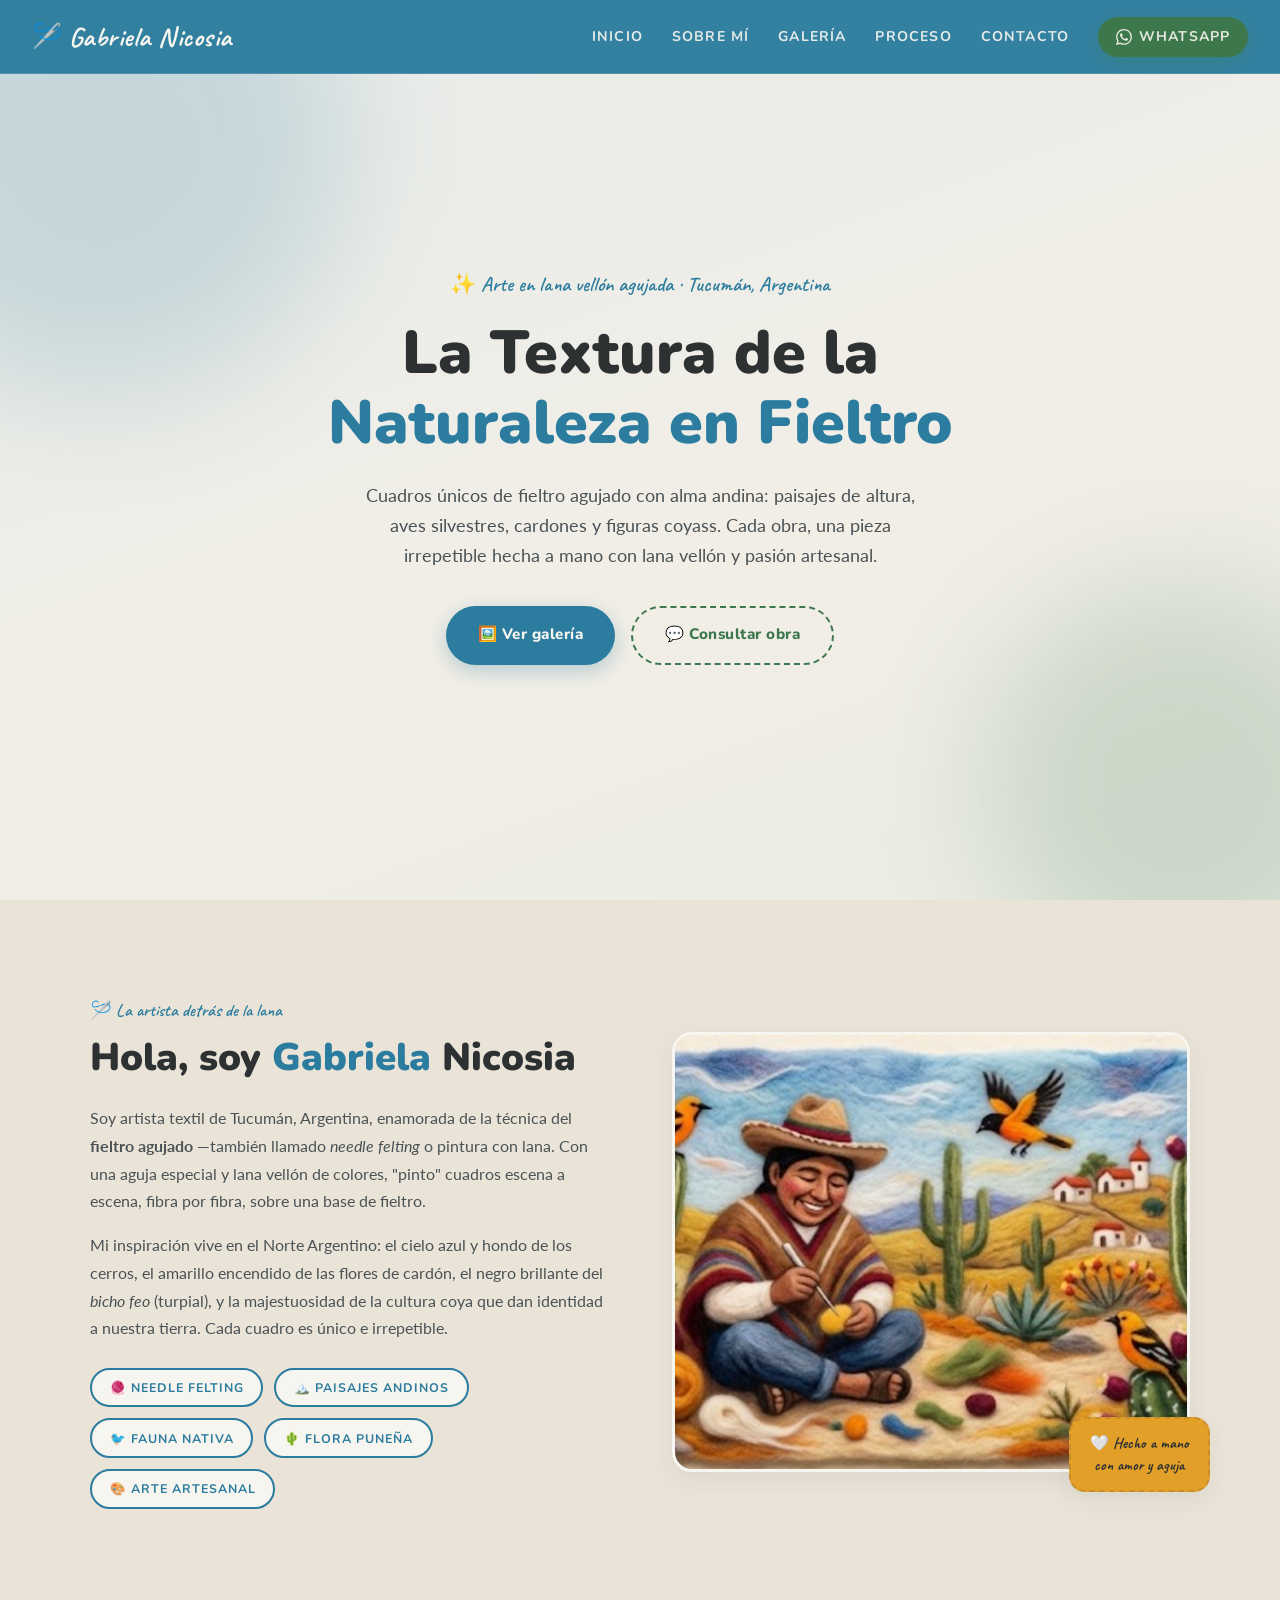
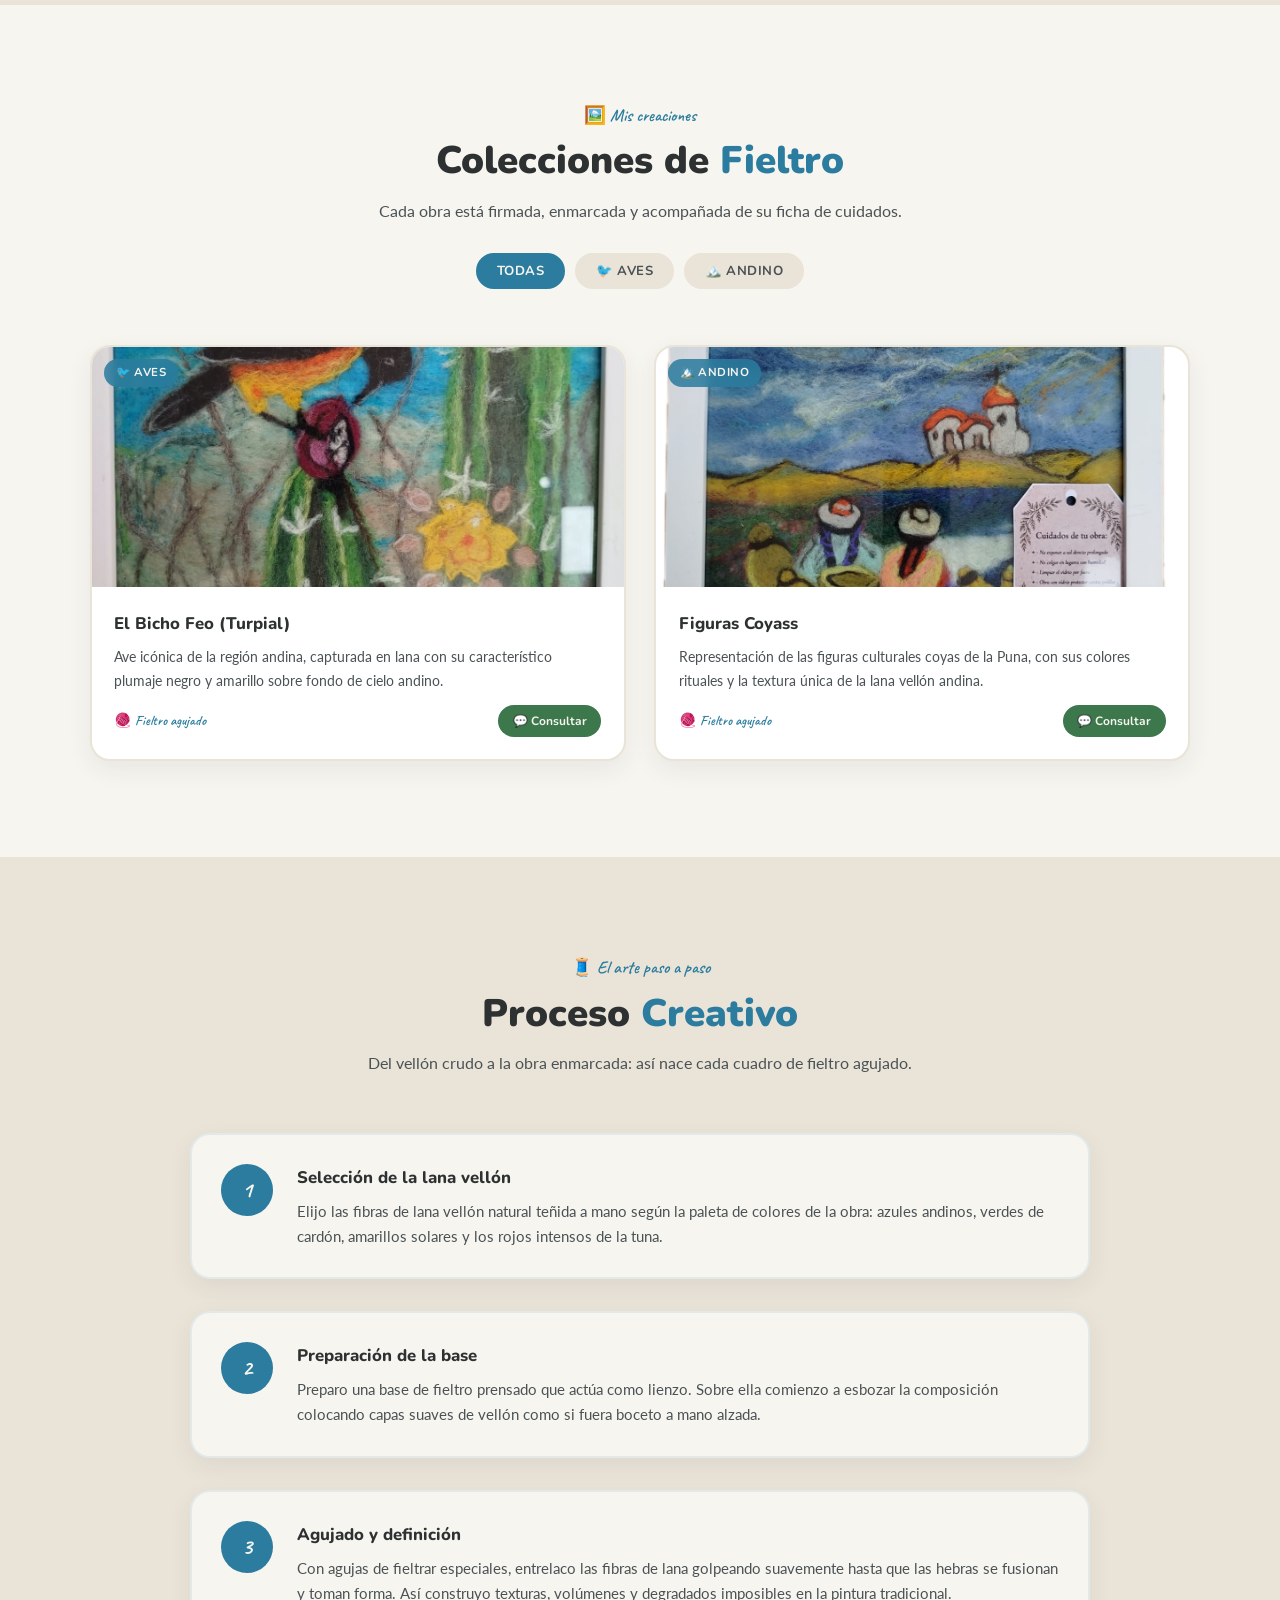
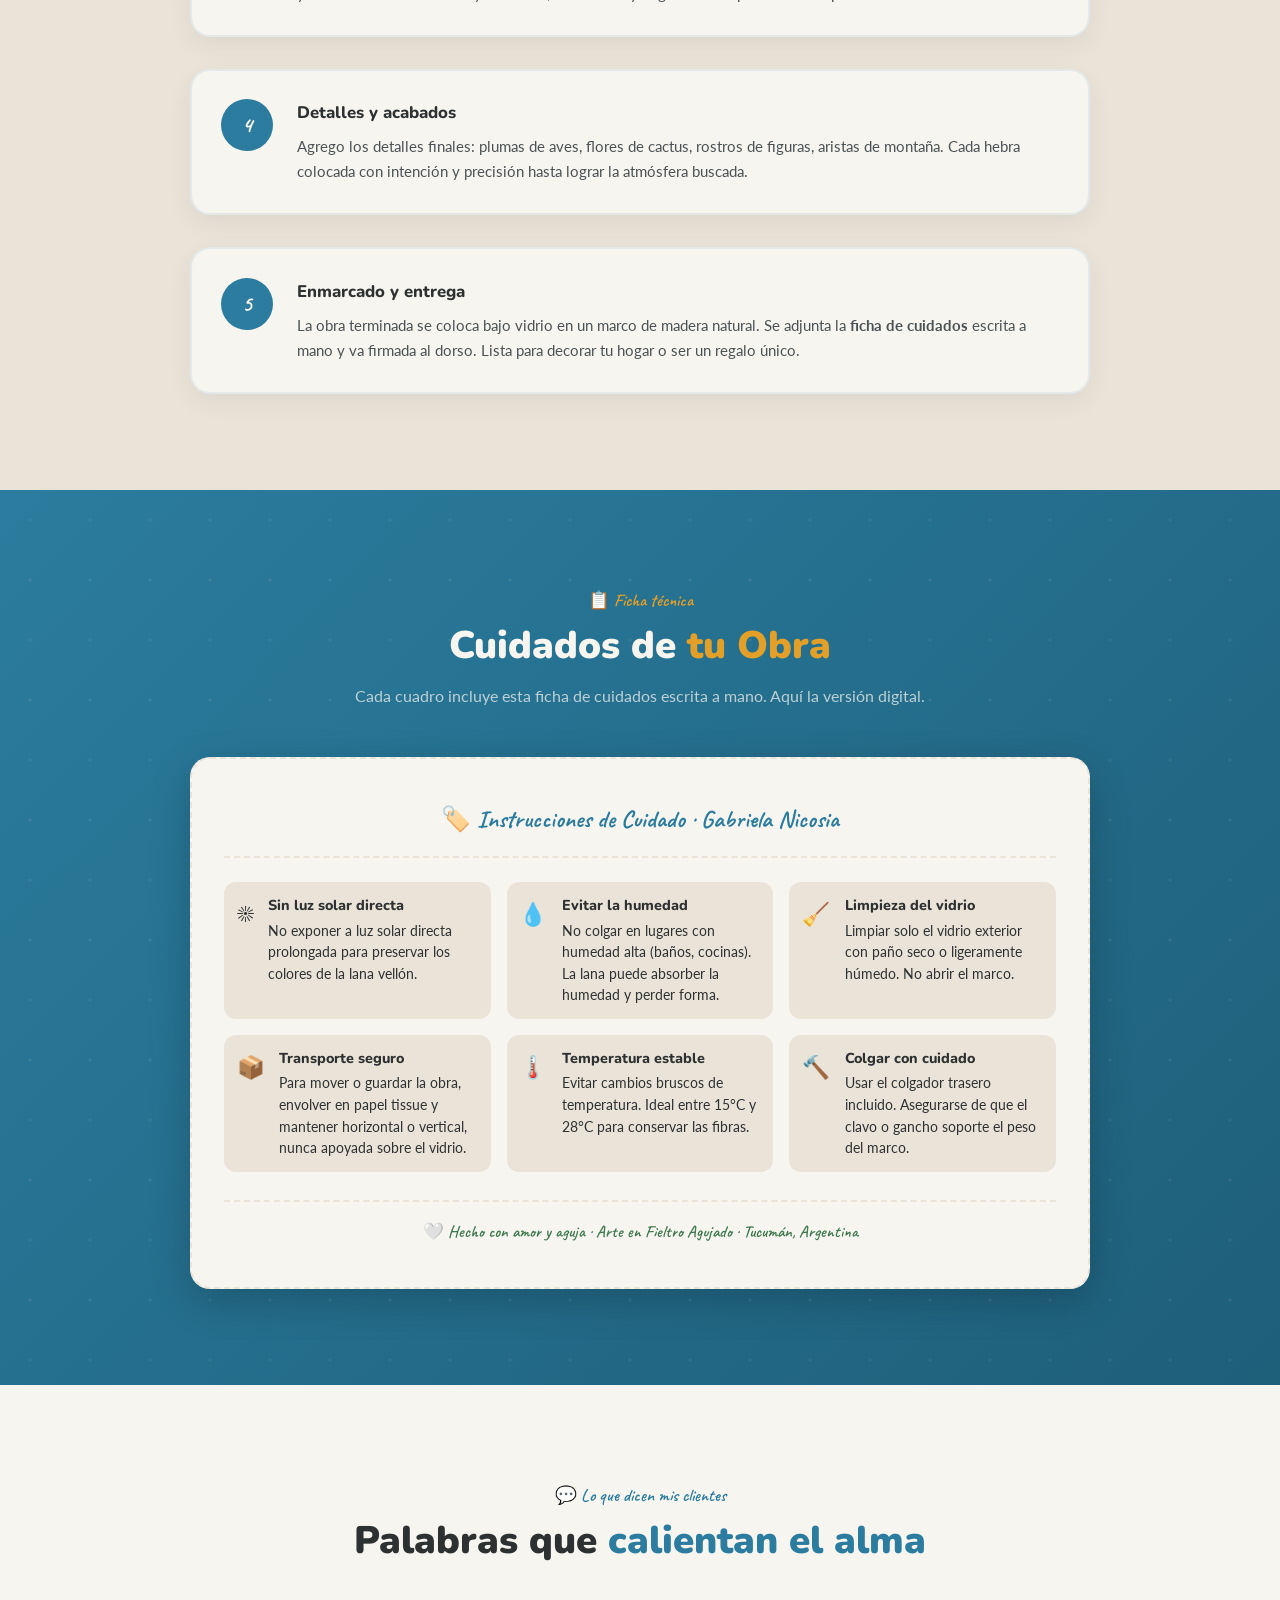
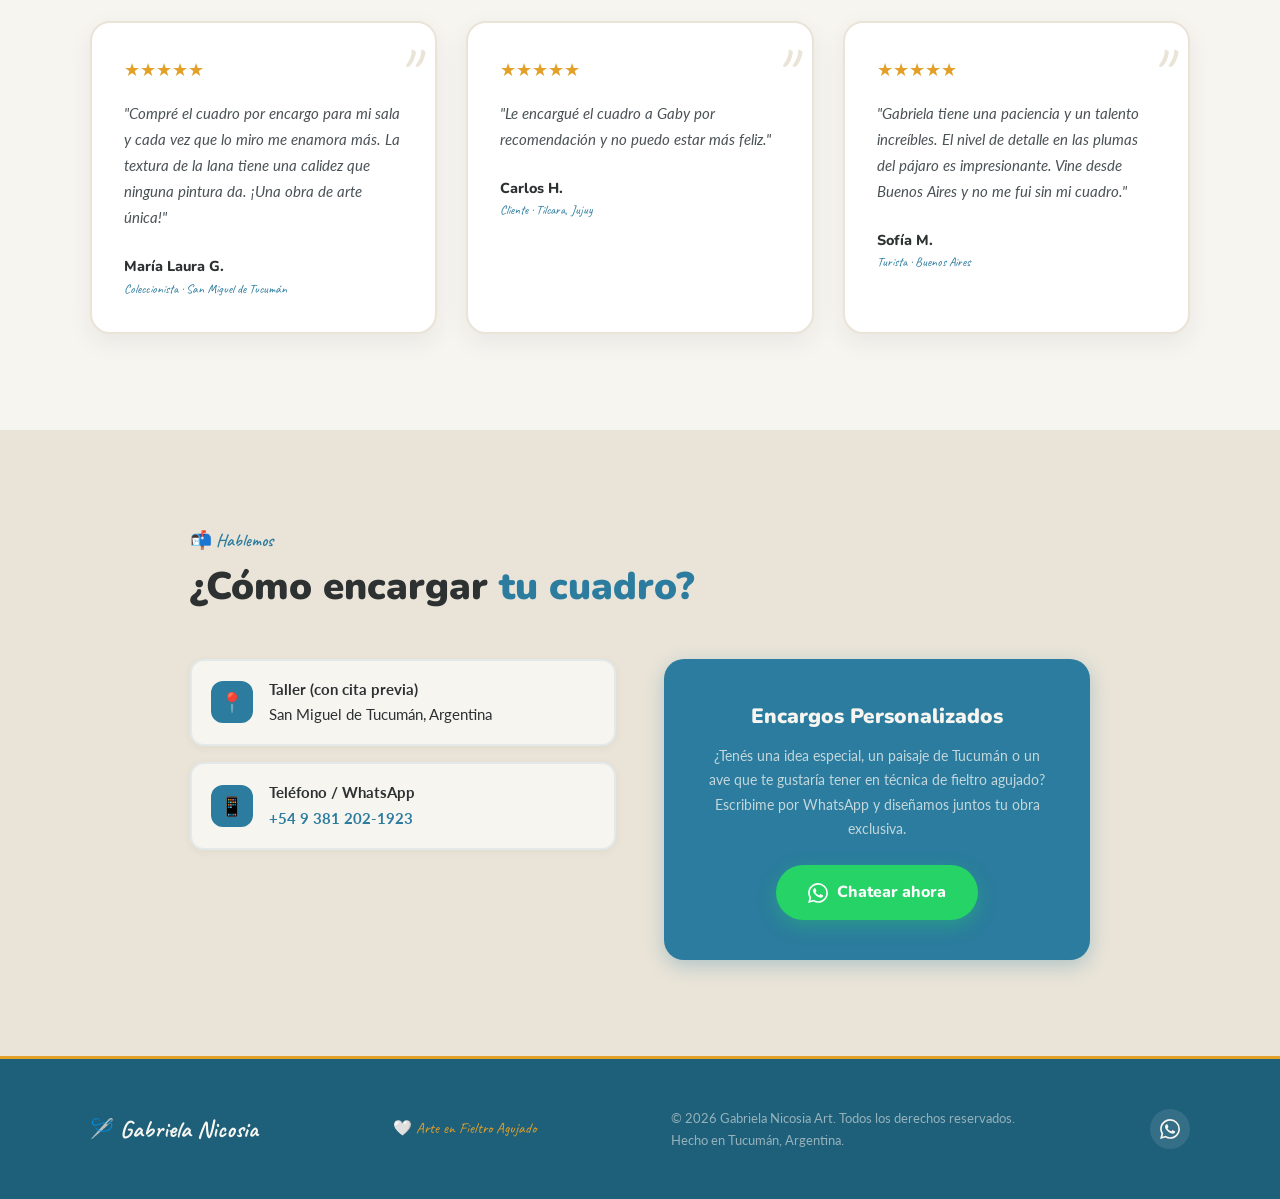
<file: index.html>
<!DOCTYPE html>
<html lang="es">

<head>
  <meta charset="UTF-8">
  <meta name="viewport" content="width=device-width, initial-scale=1.0">
  <meta name="description" content="Gabriela Nicosia - Arte en Fieltro Agujado. Cuadros únicos de fieltro con alma andina: paisajes, fauna y flora.">
  <meta name="theme-color" content="#2B7C9E">
  <title>Gabriela Nicosia | Arte en Fieltro Agujado</title>
  <link rel="icon" href="data:image/svg+xml,<svg xmlns='http://www.w3.org/2000/svg' viewBox='0 0 100 100'><text y='.9em' font-size='90'>🪡</text></svg>">

  <!-- Google Fonts import is handled in CSS -->

  <!-- Styles -->
  <link rel="stylesheet" href="css/style.css">
</head>

<body>
<section class="intro" id="intro" aria-label="Cargando">
  <div class="intro__aguja" role="img" aria-label="ovillo de lana">🧶</div>
  <div class="intro__logo">Gabriela Nicosia</div>
</section>

<header class="header" id="header">
  <a href="#inicio" class="header__logo">
    <span class="header__logo-icon">🪡</span>
    Gabriela Nicosia
  </a>

  <nav class="header__nav" aria-label="Navegación principal">
    <a href="#inicio">Inicio</a>
    <a href="#nosotros">Sobre mí</a>
    <a href="#galeria">Galería</a>
    <a href="#proceso">Proceso</a>
    <a href="#contacto">Contacto</a>
    <a href="https://wa.me/5493812021923" class="header__whatsapp" target="_blank" rel="noopener">
      <svg width="16" height="16" viewBox="0 0 24 24" fill="currentColor" aria-hidden="true">
        <path d="M17.472 14.382c-.297-.149-1.758-.867-2.03-.967-.273-.099-.471-.148-.67.15-.197.297-.767.966-.94 1.164-.173.199-.347.223-.644.075-.297-.15-1.255-.463-2.39-1.475-.883-.788-1.48-1.761-1.653-2.059-.173-.297-.018-.458.13-.606.134-.133.298-.347.446-.52.149-.174.198-.298.298-.497.099-.198.05-.371-.025-.52-.075-.149-.669-1.612-.916-2.207-.242-.579-.487-.5-.669-.51-.173-.008-.371-.01-.57-.01-.198 0-.52.074-.792.372-.272.297-1.04 1.016-1.04 2.479 0 1.462 1.065 2.875 1.213 3.074.149.198 2.096 3.2 5.077 4.487.709.306 1.262.489 1.694.625.712.227 1.36.195 1.871.118.571-.085 1.758-.719 2.006-1.413.248-.694.248-1.289.173-1.413-.074-.124-.272-.198-.57-.347m-5.421 7.403h-.004a9.87 9.87 0 01-5.031-1.378l-.361-.214-3.741.982.998-3.648-.235-.374a9.86 9.86 0 01-1.51-5.26c.001-5.45 4.436-9.884 9.888-9.884 2.64 0 5.122 1.03 6.988 2.898a9.825 9.825 0 012.893 6.994c-.003 5.45-4.437 9.884-9.885 9.884m8.413-18.297A11.815 11.815 0 0012.05 0C5.495 0 .16 5.335.157 11.892c0 2.096.547 4.142 1.588 5.945L.057 24l6.305-1.654a11.882 11.882 0 005.683 1.448h.005c6.554 0 11.89-5.335 11.893-11.893a11.821 11.821 0 00-3.48-8.413z"/>
      </svg>
      WhatsApp
    </a>
  </nav>

  <button class="hamburger" id="hamburger-btn" aria-label="Abrir menú" aria-expanded="false">
    <span></span>
    <span></span>
    <span></span>
  </button>
</header>

<aside class="mobile-drawer" id="mobile-drawer" aria-label="Menú móvil">
  <button class="mobile-drawer__close" id="drawer-close" aria-label="Cerrar menú">✕</button>

  <nav class="mobile-drawer__links">
    <a href="#inicio">🏠 Inicio</a>
    <a href="#nosotros">🙋 Sobre mí</a>
    <a href="#galeria">🖼️ Galería</a>
    <a href="#proceso">🧵 Proceso</a>
    <a href="#cuidados">📋 Cuidados</a>
    <a href="#contacto">📬 Contacto</a>
    <a href="https://wa.me/5493812021923" target="_blank" rel="noopener">💬 WhatsApp</a>
  </nav>
</aside>

<section class="hero texture-bg" id="inicio" aria-label="Bienvenida">
  <div class="hero__content">
    <p class="hero__tagline">✨ Arte en lana vellón agujada · Tucumán, Argentina</p>
    <h1 class="hero__title">
      La Textura de la<br>
      <span>Naturaleza en Fieltro</span>
    </h1>
    <p class="hero__subtitle">
      Cuadros únicos de fieltro agujado con alma andina: paisajes de altura, aves
      silvestres, cardones y figuras coyass. Cada obra, una pieza irrepetible hecha
      a mano con lana vellón y pasión artesanal.
    </p>
    <div class="hero__ctas">
      <a href="#galeria" class="hero__cta hero__cta--primary" id="cta-galeria">
        🖼️ Ver galería
      </a>
      <a href="https://wa.me/5493812021923" class="hero__cta hero__cta--secondary" target="_blank" rel="noopener" id="cta-wa-hero">
        💬 Consultar obra
      </a>
    </div>
  </div>
</section>

<section class="about" id="nosotros" aria-label="Sobre mí">
  <div class="about__container">
    <div class="about__content">
      <span class="section-label about__label">🪡 La artista detrás de la lana</span>
      <h2 class="section-title about__title">
        Hola, soy <span>Gabriela</span> Nicosia
      </h2>
      <p class="about__text anim-in">
        Soy artista textil de Tucumán, Argentina, enamorada de la técnica del
        <strong>fieltro agujado</strong> —también llamado <em>needle felting</em> o pintura
        con lana. Con una aguja especial y lana vellón de colores, "pinto" cuadros
        escena a escena, fibra por fibra, sobre una base de fieltro.
      </p>
      <p class="about__text anim-in">
        Mi inspiración vive en el Norte Argentino: el cielo azul y hondo de los cerros,
        el amarillo encendido de las flores de cardón, el negro brillante del
        <em>bicho feo</em> (turpial), y la majestuosidad de la cultura coya
        que dan identidad a nuestra tierra. Cada cuadro es único e irrepetible.
      </p>
      <div class="about__badges">
        <span class="about__badge">🧶 Needle Felting</span>
        <span class="about__badge">🏔️ Paisajes Andinos</span>
        <span class="about__badge">🐦 Fauna Nativa</span>
        <span class="about__badge">🌵 Flora Puneña</span>
        <span class="about__badge">🎨 Arte Artesanal</span>
      </div>
    </div>

    <div class="about__image-wrap">
      <div class="about__image">
        <img src="image/about.png" alt="Gabriela Nicosia trabajando en una obra de fieltro agujado" loading="lazy">
      </div>
      <div class="about__etiqueta">
        🤍 Hecho a mano<br>con amor y aguja
      </div>
    </div>
  </div>
</section>

<section class="galeria" id="galeria" aria-label="Galería de obras">
  <div class="galeria__header">
    <span class="section-label">🖼️ Mis creaciones</span>
    <h2 class="section-title">Colecciones de <span>Fieltro</span></h2>
    <p style="color:var(--color-carbon-light); margin-top:0.8rem; font-size:0.97rem;">
      Cada obra está firmada, enmarcada y acompañada de su ficha de cuidados.
    </p>

    <div class="galeria__filters" role="group" aria-label="Filtros de colección">
      <button class="galeria__filter-btn active" data-filter="todos" id="filtro-todos">Todas</button>
      <button class="galeria__filter-btn" data-filter="aves" id="filtro-aves">🐦 Aves</button>
      <!-- <button class="galeria__filter-btn" data-filter="flora" id="filtro-flora">🌵 Flora</button> -->
      <button class="galeria__filter-btn" data-filter="andino" id="filtro-andino">🏔️ Andino</button>
    </div>
  </div>

  <div class="galeria__grid">

    <!-- Obra 1 -->
    <article class="obra-card anim-in" data-categoria="aves" id="obra-bicho-feo">
      <div class="obra-card__img">
        <img src="image/bicho-feo.jpeg" alt="El Bicho Feo - Turpial en fieltro agujado" loading="lazy">
        <span class="obra-card__categoria">🐦 Aves</span>
      </div>
      <div class="obra-card__body">
        <h3 class="obra-card__titulo">El Bicho Feo (Turpial)</h3>
        <p class="obra-card__desc">
          Ave icónica de la región andina, capturada en lana con su característico
          plumaje negro y amarillo sobre fondo de cielo andino.
        </p>
        <div class="obra-card__footer">
          <span class="obra-card__tecnica">🧶 Fieltro agujado</span>
          <a href="https://wa.me/5493812021923?text=Hola%20Gabriela!%20Me%20interesa%20la%20obra%20El%20Bicho%20Feo"
            class="obra-card__pedir" target="_blank" rel="noopener">
            💬 Consultar
          </a>
        </div>
      </div>
    </article>

    <!-- Obra 2 -->
    <article class="obra-card anim-in" data-categoria="andino" id="obra-coyas">
      <div class="obra-card__img">
        <img src="image/coyas.png" alt="Figuras Coyass - Arte textil andino en fieltro" loading="lazy">
        <span class="obra-card__categoria">🏔️ Andino</span>
      </div>
      <div class="obra-card__body">
        <h3 class="obra-card__titulo">Figuras Coyass</h3>
        <p class="obra-card__desc">
          Representación de las figuras culturales coyas de la Puna,
          con sus colores rituales y la textura única de la lana vellón andina.
        </p>
        <div class="obra-card__footer">
          <span class="obra-card__tecnica">🧶 Fieltro agujado</span>
          <a href="https://wa.me/5493812021923?text=Hola%20Gabriela!%20Me%20interesa%20la%20obra%20Figuras%20Coyass"
            class="obra-card__pedir" target="_blank" rel="noopener">
            💬 Consultar
          </a>
        </div>
      </div>
    </article>

    <!-- Obra 3 -->
    <!-- <article class="obra-card anim-in" data-categoria="flora" id="obra-cardon">
      <div class="obra-card__img" style="background: linear-gradient(135deg, #3D784C 0%, #5a9c6a 50%, #E2A028 100%); display:flex; align-items:center; justify-content:center; height:240px;">
        <div style="text-align:center; color:#F7F5F0; padding:1rem;">
          <div style="font-size:4rem;">🌵</div>
          <p style="font-family:var(--font-manuscrito); font-size:1.1rem; margin-top:0.5rem;">Cardón en Flor</p>
        </div>
      </div>
      <div class="obra-card__body">
        <h3 class="obra-card__titulo">Cardón en Flor</h3>
        <p class="obra-card__desc">
          El imponente cardón de los cerros puneños en plena floración. Tonos verdes
          orgánicos con destellos de amarillo mostaza que capturan la luz del desierto.
        </p>
        <div class="obra-card__footer">
          <span class="obra-card__tecnica">🧶 Fieltro agujado</span>
          <a href="https://wa.me/5493812021923?text=Hola%20Gabriela!%20Me%20interesa%20la%20obra%20Cardón%20en%20Flor"
             class="obra-card__pedir" target="_blank" rel="noopener">
            💬 Consultar
          </a>
        </div>
      </div>
    </article> -->

    <!-- Obra 4 -->
    <!-- <article class="obra-card anim-in" data-categoria="andino" id="obra-puna">
      <div class="obra-card__img" style="background: linear-gradient(180deg, #2B7C9E 0%, #5ba8c9 40%, #EAE4D8 100%); display:flex; align-items:center; justify-content:center; height:240px;">
        <div style="text-align:center; color:#F7F5F0; padding:1rem;">
          <div style="font-size:3.5rem;">🏔️</div>
          <p style="font-family:var(--font-manuscrito); font-size:1.1rem; margin-top:0.5rem; color:#2D3132;">Amanecer en la Puna</p>
        </div>
      </div>
      <div class="obra-card__body">
        <h3 class="obra-card__titulo">Amanecer en la Puna</h3>
        <p class="obra-card__desc">
          El primer rayo de sol tiñendo los cerros de la Puna jujeña. Cielo azul
          andino con montañas en silueta y texturas de tierra viva.
        </p>
        <div class="obra-card__footer">
          <span class="obra-card__tecnica">🧶 Fieltro agujado</span>
          <a href="https://wa.me/5493812021923?text=Hola%20Gabriela!%20Me%20interesa%20Amanecer%20en%20la%20Puna"
             class="obra-card__pedir" target="_blank" rel="noopener">
            💬 Consultar
          </a>
        </div>
      </div>
    </article> -->

    <!-- Obra 5 -->
    <!-- <article class="obra-card anim-in" data-categoria="aves" id="obra-loro">
      <div class="obra-card__img" style="background: linear-gradient(135deg, #3D784C 0%, #2B7C9E 100%); display:flex; align-items:center; justify-content:center; height:240px;">
        <div style="text-align:center; color:#F7F5F0; padding:1rem;">
          <div style="font-size:4rem;">🦜</div>
          <p style="font-family:var(--font-manuscrito); font-size:1.1rem; margin-top:0.5rem;">Cotorra Andina</p>
        </div>
      </div>
      <div class="obra-card__body">
        <h3 class="obra-card__titulo">Cotorra Andina</h3>
        <p class="obra-card__desc">
          La cotorra de los Andes captada en pleno vuelo. Sus plumas verdes
          recreadas fibra por fibra con lana vellón de colores.
        </p>
        <div class="obra-card__footer">
          <span class="obra-card__tecnica">🧶 Fieltro agujado</span>
          <a href="https://wa.me/5493812021923?text=Hola%20Gabriela!%20Me%20interesa%20Cotorra%20Andina"
             class="obra-card__pedir" target="_blank" rel="noopener">
            💬 Consultar
          </a>
        </div>
      </div>
    </article> -->

    <!-- Obra 6 -->
    <!-- <article class="obra-card anim-in" data-categoria="flora" id="obra-tuna">
      <div class="obra-card__img" style="background: linear-gradient(135deg, #9A2B43 0%, #c4495e 50%, #E2A028 100%); display:flex; align-items:center; justify-content:center; height:240px;">
        <div style="text-align:center; color:#F7F5F0; padding:1rem;">
          <div style="font-size:4rem;">🌺</div>
          <p style="font-family:var(--font-manuscrito); font-size:1.1rem; margin-top:0.5rem;">Frutos de Tuna</p>
        </div>
      </div>
      <div class="obra-card__body">
        <h3 class="obra-card__titulo">Frutos de Tuna</h3>
        <p class="obra-card__desc">
          Los intensos frutos rojos de la tuna en la paleta del vellón. Rojo tuna
          y magenta que encienden cualquier pared con energía andina.
        </p>
        <div class="obra-card__footer">
          <span class="obra-card__tecnica">🧶 Fieltro agujado</span>
          <a href="https://wa.me/5493812021923?text=Hola%20Gabriela!%20Me%20interesa%20Frutos%20de%20Tuna"
             class="obra-card__pedir" target="_blank" rel="noopener">
            💬 Consultar
          </a>
        </div>
      </div>
    </article> -->

  </div>
</section>

<section class="proceso" id="proceso" aria-label="Proceso creativo">
  <div class="proceso__header">
    <span class="section-label">🧵 El arte paso a paso</span>
    <h2 class="section-title">Proceso <span>Creativo</span></h2>
    <p style="color:var(--color-carbon-light); margin-top:0.8rem; max-width:600px; margin-left:auto; margin-right:auto; font-size:0.97rem;">
      Del vellón crudo a la obra enmarcada: así nace cada cuadro de fieltro agujado.
    </p>
  </div>

  <div class="proceso__steps">

    <div class="proceso__step anim-in">
      <div class="proceso__step-num">1</div>
      <div class="proceso__step-content">
        <h3>Selección de la lana vellón</h3>
        <p>
          Elijo las fibras de lana vellón natural teñida a mano según la paleta de
          colores de la obra: azules andinos, verdes de cardón, amarillos solares
          y los rojos intensos de la tuna.
        </p>
      </div>
    </div>

    <div class="proceso__step anim-in">
      <div class="proceso__step-num">2</div>
      <div class="proceso__step-content">
        <h3>Preparación de la base</h3>
        <p>
          Preparo una base de fieltro prensado que actúa como lienzo. Sobre ella
          comienzo a esbozar la composición colocando capas suaves de vellón
          como si fuera boceto a mano alzada.
        </p>
      </div>
    </div>

    <div class="proceso__step anim-in">
      <div class="proceso__step-num">3</div>
      <div class="proceso__step-content">
        <h3>Agujado y definición</h3>
        <p>
          Con agujas de fieltrar especiales, entrelaco las fibras de lana
          golpeando suavemente hasta que las hebras se fusionan y toman forma.
          Así construyo texturas, volúmenes y degradados imposibles en la pintura tradicional.
        </p>
      </div>
    </div>

    <div class="proceso__step anim-in">
      <div class="proceso__step-num">4</div>
      <div class="proceso__step-content">
        <h3>Detalles y acabados</h3>
        <p>
          Agrego los detalles finales: plumas de aves, flores de cactus, rostros
          de figuras, aristas de montaña. Cada hebra colocada con intención
          y precisión hasta lograr la atmósfera buscada.
        </p>
      </div>
    </div>

    <div class="proceso__step anim-in">
      <div class="proceso__step-num">5</div>
      <div class="proceso__step-content">
        <h3>Enmarcado y entrega</h3>
        <p>
          La obra terminada se coloca bajo vidrio en un marco de madera natural.
          Se adjunta la <strong>ficha de cuidados</strong> escrita a mano y va firmada al dorso.
          Lista para decorar tu hogar o ser un regalo único.
        </p>
      </div>
    </div>

  </div>
</section>

<section class="cuidados" id="cuidados" aria-label="Cuidados de la obra">
  <div class="cuidados__container">
    <div class="cuidados__header">
      <span class="section-label">📋 Ficha técnica</span>
      <h2 class="section-title">Cuidados de <span>tu Obra</span></h2>
      <p style="color:rgba(247,245,240,0.72); margin-top:0.8rem; font-size:0.97rem;">
        Cada cuadro incluye esta ficha de cuidados escrita a mano. Aquí la versión digital.
      </p>
    </div>

    <div class="cuidados__etiqueta" role="note" aria-label="Instrucciones de cuidado de la obra">
      <p class="cuidados__etiqueta-titulo">🏷️ Instrucciones de Cuidado · Gabriela Nicosia</p>

      <ul class="cuidados__lista">
        <li class="cuidados__item">
          <span class="cuidados__item-icono">☀️</span>
          <p>
            <strong>Sin luz solar directa</strong>
            No exponer a luz solar directa prolongada para preservar los colores de la lana vellón.
          </p>
        </li>
        <li class="cuidados__item">
          <span class="cuidados__item-icono">💧</span>
          <p>
            <strong>Evitar la humedad</strong>
            No colgar en lugares con humedad alta (baños, cocinas). La lana puede absorber la humedad y perder forma.
          </p>
        </li>
        <li class="cuidados__item">
          <span class="cuidados__item-icono">🧹</span>
          <p>
            <strong>Limpieza del vidrio</strong>
            Limpiar solo el vidrio exterior con paño seco o ligeramente húmedo. No abrir el marco.
          </p>
        </li>
        <li class="cuidados__item">
          <span class="cuidados__item-icono">📦</span>
          <p>
            <strong>Transporte seguro</strong>
            Para mover o guardar la obra, envolver en papel tissue y mantener horizontal o vertical, nunca apoyada sobre
            el vidrio.
          </p>
        </li>
        <li class="cuidados__item">
          <span class="cuidados__item-icono">🌡️</span>
          <p>
            <strong>Temperatura estable</strong>
            Evitar cambios bruscos de temperatura. Ideal entre 15°C y 28°C para conservar las fibras.
          </p>
        </li>
        <li class="cuidados__item">
          <span class="cuidados__item-icono">🔨</span>
          <p>
            <strong>Colgar con cuidado</strong>
            Usar el colgador trasero incluido. Asegurarse de que el clavo o gancho soporte el peso del marco.
          </p>
        </li>
      </ul>

      <p class="cuidados__sello">
        🤍 Hecho con amor y aguja · Arte en Fieltro Agujado · Tucumán, Argentina
      </p>
    </div>
  </div>
</section>

<section class="testimonios" id="testimonios" aria-label="Opiniones de clientes">
  <div class="testimonios__header">
    <span class="section-label">💬 Lo que dicen mis clientes</span>
    <h2 class="section-title">Palabras que <span>calientan el alma</span></h2>
  </div>

  <div class="testimonios__grid">

    <article class="testimonio anim-in">
      <div class="testimonio__stars" aria-label="5 estrellas">★★★★★</div>
      <p class="testimonio__texto">
        "Compré el cuadro por encargo para mi sala y cada vez que lo miro me enamora más.
        La textura de la lana tiene una calidez que ninguna pintura da. ¡Una obra de arte única!"
      </p>
      <p class="testimonio__autor">María Laura G.</p>
      <p class="testimonio__rol">Coleccionista · San Miguel de Tucumán</p>
    </article>

    <article class="testimonio anim-in">
      <div class="testimonio__stars" aria-label="5 estrellas">★★★★★</div>
      <p class="testimonio__texto">
        "Le encargué el cuadro a Gaby por recomendación y no puedo estar más feliz."
      </p>
      <p class="testimonio__autor">Carlos H.</p>
      <p class="testimonio__rol">Cliente · Tilcara, Jujuy</p>
    </article>

    <article class="testimonio anim-in">
      <div class="testimonio__stars" aria-label="5 estrellas">★★★★★</div>
      <p class="testimonio__texto">
        "Gabriela tiene una paciencia y un talento increíbles. El nivel de detalle en las
        plumas del pájaro es impresionante. Vine desde Buenos Aires y no me fui sin mi cuadro."
      </p>
      <p class="testimonio__autor">Sofía M.</p>
      <p class="testimonio__rol">Turista · Buenos Aires</p>
    </article>

  </div>
</section>

<section class="contacto" id="contacto" aria-label="Contacto">
  <div class="contacto__container">
    <div class="contacto__header">
      <span class="section-label">📬 Hablemos</span>
      <h2 class="section-title">¿Cómo encargar <span>tu cuadro?</span></h2>
    </div>

    <div class="contacto__grid">
      <div class="contacto__info">
        <div class="contacto__item">
          <div class="contacto__item-icon">📍</div>
          <div class="contacto__item-text">
            <strong>Taller (con cita previa)</strong><br>
            San Miguel de Tucumán, Argentina
          </div>
        </div>

        <div class="contacto__item">
          <div class="contacto__item-icon">📱</div>
          <div class="contacto__item-text">
            <strong>Teléfono / WhatsApp</strong><br>
            <a href="https://wa.me/5493812021923" class="contacto__item-link" target="_blank" rel="noopener">+54 9 381
              202-1923</a>
          </div>
        </div>

        <!-- <div class="contacto__item">
          <div class="contacto__item-icon">📸</div>
          <div class="contacto__item-text">
            <strong>Instagram</strong><br>
            <a href="https://www.instagram.com/gabrielanicosia_art/" class="contacto__item-link" target="_blank" rel="noopener">@gabrielanicosia_art</a>
          </div>
        </div> -->

        <!-- <div class="contacto__item">
          <div class="contacto__item-icon">✉️</div>
          <div class="contacto__item-text">
            <strong>Email</strong><br>
            <a href="mailto:hola@gabrielanicosia.art" class="contacto__item-link" target="_blank" rel="noopener">hola@gabrielanicosia.art</a>
          </div>
        </div> -->
      </div>

      <div class="contacto__cta-box anim-in">
        <h3>Encargos Personalizados</h3>
        <p>
          ¿Tenés una idea especial, un paisaje de Tucumán o un ave que te gustaría tener
          en técnica de fieltro agujado? Escribime por WhatsApp y diseñamos juntos tu obra exclusiva.
        </p>
        <a href="https://wa.me/5493812021923?text=Hola%20Gabriela!%20Me%20gustaría%20encargar%20un%20cuadro%20personalizado."
          class="contacto__wa-btn" target="_blank" rel="noopener">
          <svg width="20" height="20" viewBox="0 0 24 24" fill="currentColor">
            <path
              d="M17.472 14.382c-.297-.149-1.758-.867-2.03-.967-.273-.099-.471-.148-.67.15-.197.297-.767.966-.94 1.164-.173.199-.347.223-.644.075-.297-.15-1.255-.463-2.39-1.475-.883-.788-1.48-1.761-1.653-2.059-.173-.297-.018-.458.13-.606.134-.133.298-.347.446-.52.149-.174.198-.298.298-.497.099-.198.05-.371-.025-.52-.075-.149-.669-1.612-.916-2.207-.242-.579-.487-.5-.669-.51-.173-.008-.371-.01-.57-.01-.198 0-.52.074-.792.372-.272.297-1.04 1.016-1.04 2.479 0 1.462 1.065 2.875 1.213 3.074.149.198 2.096 3.2 5.077 4.487.709.306 1.262.489 1.694.625.712.227 1.36.195 1.871.118.571-.085 1.758-.719 2.006-1.413.248-.694.248-1.289.173-1.413-.074-.124-.272-.198-.57-.347m-5.421 7.403h-.004a9.87 9.87 0 01-5.031-1.378l-.361-.214-3.741.982.998-3.648-.235-.374a9.86 9.86 0 01-1.51-5.26c.001-5.45 4.436-9.884 9.888-9.884 2.64 0 5.122 1.03 6.988 2.898a9.825 9.825 0 012.893 6.994c-.003 5.45-4.437 9.884-9.885 9.884m8.413-18.297A11.815 11.815 0 0012.05 0C5.495 0 .16 5.335.157 11.892c0 2.096.547 4.142 1.588 5.945L.057 24l6.305-1.654a11.882 11.882 0 005.683 1.448h.005c6.554 0 11.89-5.335 11.893-11.893a11.821 11.821 0 00-3.48-8.413z" />
          </svg>
          Chatear ahora
        </a>
      </div>
    </div>
  </div>
</section>

<footer class="footer">
  <div class="footer__container">
    <a href="#inicio" class="footer__logo">
      <span style="font-size:1.2rem;">🪡</span> Gabriela Nicosia
    </a>

    <div class="footer__sello">
      🤍 Arte en Fieltro Agujado
    </div>

    <p class="footer__copy">
      &copy; 2026 Gabriela Nicosia Art. Todos los derechos reservados.<br>
      Hecho en Tucumán, Argentina.
    </p>

    <div class="footer__socials">
      <!-- <a href="https://www.instagram.com/gabrielanicosia_art/" target="_blank" rel="noopener" aria-label="Instagram">
        <svg width="20" height="20" viewBox="0 0 24 24" fill="currentColor">
          <path d="M12 2.163c3.204 0 3.584.012 4.85.07 3.252.148 4.771 1.691 4.919 4.919.058 1.265.069 1.645.069 4.849 0 3.205-.012 3.584-.069 4.849-.149 3.225-1.664 4.771-4.919 4.919-1.266.058-1.644.07-4.85.07-3.204 0-3.584-.012-4.849-.07-3.26-.149-4.771-1.699-4.919-4.92-.058-1.265-.07-1.644-.07-4.849 0-3.204.013-3.583.07-4.849.149-3.227 1.664-4.771 4.919-4.919 1.266-.057 1.645-.069 4.849-.069zM12 0C8.741 0 8.333.014 7.053.072 2.695.272.273 2.69.073 7.052.014 8.333 0 8.741 0 12c0 3.259.014 3.668.072 4.948.2 4.358 2.618 6.78 6.98 6.98C8.333 23.986 8.741 24 12 24c3.259 0 3.668-.014 4.948-.072 4.354-.2 6.782-2.618 6.979-6.98.059-1.28.073-1.689.073-4.948 0-3.259-.014-3.667-.072-4.947-.196-4.354-2.617-6.78-6.979-6.98C15.668.014 15.259 0 12 0zm0 5.838a6.162 6.162 0 100 12.324 6.162 6.162 0 000-12.324zM12 16a4 4 0 110-8 4 4 0 010 8zm6.406-11.845a1.44 1.44 0 100 2.881 1.44 1.44 0 000-2.881z"/>
        </svg>
      </a> -->
      <a href="https://wa.me/5493812021923" target="_blank" rel="noopener" aria-label="WhatsApp">
        <svg width="20" height="20" viewBox="0 0 24 24" fill="currentColor">
          <path
            d="M17.472 14.382c-.297-.149-1.758-.867-2.03-.967-.273-.099-.471-.148-.67.15-.197.297-.767.966-.94 1.164-.173.199-.347.223-.644.075-.297-.15-1.255-.463-2.39-1.475-.883-.788-1.48-1.761-1.653-2.059-.173-.297-.018-.458.13-.606.134-.133.298-.347.446-.52.149-.174.198-.298.298-.497.099-.198.05-.371-.025-.52-.075-.149-.669-1.612-.916-2.207-.242-.579-.487-.5-.669-.51-.173-.008-.371-.01-.57-.01-.198 0-.52.074-.792.372-.272.297-1.04 1.016-1.04 2.479 0 1.462 1.065 2.875 1.213 3.074.149.198 2.096 3.2 5.077 4.487.709.306 1.262.489 1.694.625.712.227 1.36.195 1.871.118.571-.085 1.758-.719 2.006-1.413.248-.694.248-1.289.173-1.413-.074-.124-.272-.198-.57-.347m-5.421 7.403h-.004a9.87 9.87 0 01-5.031-1.378l-.361-.214-3.741.982.998-3.648-.235-.374a9.86 9.86 0 01-1.51-5.26c.001-5.45 4.436-9.884 9.888-9.884 2.64 0 5.122 1.03 6.988 2.898a9.825 9.825 0 012.893 6.994c-.003 5.45-4.437 9.884-9.885 9.884m8.413-18.297A11.815 11.815 0 0012.05 0C5.495 0 .16 5.335.157 11.892c0 2.096.547 4.142 1.588 5.945L.057 24l6.305-1.654a11.882 11.882 0 005.683 1.448h.005c6.554 0 11.89-5.335 11.893-11.893a11.821 11.821 0 00-3.48-8.413z" />
        </svg>
      </a>
    </div>
  </div>
</footer>

  <!-- JavaScript -->
  <script defer src="js/main.js"></script>
</body>

</html>
</file>
<file: css/style.css>
/* =============================================
   GABRIELA NICOSIA - Arte en Fieltro Agujado
   Estilos principales con paleta Andina
   ============================================= */

/* --- Google Fonts Import --- */
@import url('https://fonts.googleapis.com/css2?family=Nunito:wght@400;600;700;800;900&family=Caveat:wght@400;600;700&family=Lato:wght@300;400;700&display=swap');

/* --- Variables CSS (Paleta Fieltro Andino) --- */
:root {
  /* Paleta principal */
  --color-crema:        #F7F5F0;
  --color-arena:        #EAE4D8;
  --color-azul-andino:  #2B7C9E;
  --color-azul-oscuro:  #1e5f7a;
  --color-verde-cardon: #3D784C;
  --color-amarillo:     #E2A028;
  --color-rojo-tuna:    #9A2B43;
  --color-carbon:       #2D3132;
  --color-carbon-light: #4a5255;
  --color-blanco:       #ffffff;

  /* Header */
  --color-header-bg:        rgba(43, 124, 158, 0.96);
  --color-header-bg-scroll: rgba(30, 95, 122, 0.99);

  /* Tipografía */
  --font-titulo:    'Nunito', sans-serif;
  --font-cuerpo:    'Lato', sans-serif;
  --font-manuscrito:'Caveat', cursive;

  /* Sombras tipo fieltro */
  --sombra-card:       0 8px 24px rgba(45, 49, 50, 0.07);
  --sombra-card-hover: 0 14px 36px rgba(45, 49, 50, 0.14);
  --sombra-btn:        0 6px 20px rgba(43, 124, 158, 0.30);

  /* Bordes */
  --radio-card: 20px;
  --radio-btn:  50px;
  --radio-icon: 14px;

  /* Transición */
  --trans: 0.35s ease;
}

/* --- Reset --- */
*, *::before, *::after {
  margin: 0; padding: 0;
  box-sizing: border-box;
}

html { scroll-behavior: smooth; }

body {
  font-family: var(--font-cuerpo);
  background-color: var(--color-crema);
  color: var(--color-carbon);
  line-height: 1.7;
  overflow-x: hidden;
}

img  { max-width: 100%; height: auto; display: block; }
a    { text-decoration: none; color: inherit; }
ul   { list-style: none; }

/* ============================
   TEXTURA SVG (fondo fieltro)
   ============================ */
.texture-bg {
  background-image:
    url("data:image/svg+xml,%3Csvg xmlns='http://www.w3.org/2000/svg' width='80' height='80'%3E%3Cfilter id='noise'%3E%3CfeTurbulence type='fractalNoise' baseFrequency='0.75' numOctaves='4' stitchTiles='stitch'/%3E%3CfeColorMatrix type='saturate' values='0'/%3E%3C/filter%3E%3Crect width='80' height='80' filter='url(%23noise)' opacity='0.035'/%3E%3C/svg%3E");
}

/* ============================
   PRELOADER / INTRO
   ============================ */
.intro {
  position: fixed; inset: 0;
  background: var(--color-azul-andino);
  display: flex; flex-direction: column;
  align-items: center; justify-content: center;
  gap: 1rem;
  z-index: 9999;
  transition: opacity 0.6s ease, visibility 0.6s ease;
}
.intro.hidden { opacity: 0; visibility: hidden; pointer-events: none; }

.intro__logo {
  font-family: var(--font-manuscrito);
  font-size: 2.8rem; font-weight: 700;
  color: var(--color-crema);
  animation: pulsar 1.6s ease-in-out infinite;
  letter-spacing: 1px;
}
.intro__aguja {
  font-size: 2.5rem;
  animation: girar 2s linear infinite;
}
@keyframes pulsar  { 0%,100%{opacity:1;} 50%{opacity:0.35;} }
@keyframes girar   { from{transform:rotate(0deg);} to{transform:rotate(360deg);} }

/* ============================
   HEADER
   ============================ */
.header {
  position: fixed; top: 0; left: 0; width: 100%;
  padding: 0.85rem 2rem;
  display: flex; align-items: center; justify-content: space-between;
  background: var(--color-header-bg);
  backdrop-filter: blur(12px);
  -webkit-backdrop-filter: blur(12px);
  z-index: 1000;
  border-bottom: 1px solid rgba(247,245,240,0.15);
  transition: background var(--trans);
}
.header.scrolled { background: var(--color-header-bg-scroll); }

.header__logo {
  font-family: var(--font-manuscrito);
  font-size: 1.7rem; font-weight: 700;
  color: var(--color-crema);
  letter-spacing: 0.5px;
  display: flex; align-items: center; gap: 0.4rem;
}
.header__logo-icon { font-size: 1.5rem; }

.header__nav { display: flex; align-items: center; gap: 1.8rem; }
.header__nav a {
  font-family: var(--font-titulo);
  font-size: 0.88rem; font-weight: 700;
  text-transform: uppercase; letter-spacing: 1.2px;
  color: rgba(247,245,240,0.9);
  transition: color var(--trans);
  position: relative;
}
.header__nav a::after {
  content: '';
  position: absolute; bottom: -3px; left: 0;
  width: 0; height: 2px;
  background: var(--color-amarillo);
  border-radius: 2px;
  transition: width var(--trans);
}
.header__nav a:hover { color: var(--color-crema); }
.header__nav a:hover::after { width: 100%; }

.header__whatsapp {
  display: flex; align-items: center; gap: 0.45rem;
  background: var(--color-verde-cardon);
  color: var(--color-crema);
  padding: 0.5rem 1.1rem; border-radius: var(--radio-btn);
  font-family: var(--font-titulo);
  font-weight: 700; font-size: 0.82rem;
  letter-spacing: 0.5px;
  transition: transform var(--trans), box-shadow var(--trans);
  box-shadow: 0 4px 14px rgba(61,120,76,0.35);
}
.header__whatsapp:hover {
  transform: translateY(-2px);
  box-shadow: 0 8px 22px rgba(61,120,76,0.45);
}

/* Hamburger */
.hamburger {
  display: none; flex-direction: column; gap: 5px;
  background: none; border: none; cursor: pointer; padding: 0.4rem;
}
.hamburger span {
  width: 24px; height: 2px;
  background: var(--color-crema);
  border-radius: 2px;
  transition: all var(--trans);
}

/* ============================
   MOBILE DRAWER
   ============================ */
.mobile-drawer {
  position: fixed; top: 0; right: -100%;
  width: 290px; height: 100vh;
  background: var(--color-azul-oscuro);
  z-index: 2000; padding: 5.5rem 2rem 2rem;
  transition: right 0.35s cubic-bezier(0.4,0,0.2,1);
  box-shadow: -6px 0 28px rgba(0,0,0,0.25);
}
.mobile-drawer.open { right: 0; }
.mobile-drawer__close {
  position: absolute; top: 1.5rem; right: 1.5rem;
  background: rgba(247,245,240,0.12); border: none; border-radius: 50%;
  width: 38px; height: 38px;
  color: var(--color-crema); font-size: 1.4rem; cursor: pointer;
  display: flex; align-items: center; justify-content: center;
  transition: background var(--trans);
}
.mobile-drawer__close:hover { background: rgba(247,245,240,0.25); }

.mobile-drawer__links { display: flex; flex-direction: column; gap: 0; }
.mobile-drawer__links a {
  font-family: var(--font-titulo);
  font-size: 1rem; font-weight: 700;
  text-transform: uppercase; letter-spacing: 1px;
  color: rgba(247,245,240,0.85);
  padding: 0.9rem 0;
  border-bottom: 1px solid rgba(247,245,240,0.1);
  transition: color var(--trans), padding-left var(--trans);
}
.mobile-drawer__links a:hover {
  color: var(--color-amarillo);
  padding-left: 0.5rem;
}

/* ============================
   HERO
   ============================ */
.hero {
  min-height: 100vh;
  display: flex; align-items: center; justify-content: center;
  text-align: center;
  padding: 7rem 2rem 5rem;
  background:
    linear-gradient(160deg, rgba(43,124,158,0.08) 0%, rgba(234,228,216,0.4) 60%, rgba(61,120,76,0.07) 100%),
    var(--color-crema);
  position: relative; overflow: hidden;
}

/* Decoración fieltro tipo manchas */
.hero::before, .hero::after {
  content: '';
  position: absolute;
  border-radius: 50%;
  filter: blur(60px);
  opacity: 0.18;
}
.hero::before {
  width: 500px; height: 500px;
  background: var(--color-azul-andino);
  top: -100px; left: -150px;
}
.hero::after {
  width: 400px; height: 400px;
  background: var(--color-verde-cardon);
  bottom: -80px; right: -100px;
}

.hero__content { max-width: 780px; position: relative; z-index: 1; }

.hero__tagline {
  font-family: var(--font-manuscrito);
  font-size: 1.3rem; font-weight: 600;
  color: var(--color-azul-andino);
  margin-bottom: 1rem;
  animation: fadeInDown 0.8s ease both;
}

.hero__title {
  font-family: var(--font-titulo);
  font-size: clamp(2rem, 5.5vw, 3.8rem);
  font-weight: 900; line-height: 1.15;
  color: var(--color-carbon);
  margin-bottom: 1.4rem;
  animation: fadeInUp 0.8s 0.1s ease both;
}
.hero__title span { color: var(--color-azul-andino); }

.hero__subtitle {
  font-size: 1.1rem;
  color: var(--color-carbon-light);
  margin-bottom: 2.2rem;
  max-width: 580px; margin-left: auto; margin-right: auto;
  animation: fadeInUp 0.8s 0.2s ease both;
}

.hero__ctas {
  display: flex; gap: 1rem; justify-content: center; flex-wrap: wrap;
  animation: fadeInUp 0.8s 0.3s ease both;
}

.hero__cta {
  display: inline-flex; align-items: center; gap: 0.5rem;
  padding: 0.9rem 2rem; border-radius: var(--radio-btn);
  font-family: var(--font-titulo);
  font-weight: 800; font-size: 0.95rem;
  letter-spacing: 0.5px;
  transition: transform var(--trans), box-shadow var(--trans);
}
.hero__cta--primary {
  background: var(--color-azul-andino);
  color: var(--color-crema);
  box-shadow: var(--sombra-btn);
}
.hero__cta--primary:hover {
  transform: translateY(-3px);
  box-shadow: 0 10px 28px rgba(43,124,158,0.45);
}
.hero__cta--secondary {
  background: transparent;
  color: var(--color-verde-cardon);
  border: 2px dashed var(--color-verde-cardon);
}
.hero__cta--secondary:hover {
  background: rgba(61,120,76,0.08);
  transform: translateY(-3px);
}

/* ============================
   SECTION GENÉRICO
   ============================ */
.section-label {
  font-family: var(--font-manuscrito);
  font-size: 1.1rem; font-weight: 600;
  color: var(--color-azul-andino);
  margin-bottom: 0.4rem;
  display: block;
}
.section-title {
  font-family: var(--font-titulo);
  font-size: clamp(1.6rem, 3.5vw, 2.4rem);
  font-weight: 900;
  color: var(--color-carbon);
  line-height: 1.25;
}
.section-title span { color: var(--color-azul-andino); }

/* ============================
   ABOUT / SOBRE MÍ
   ============================ */
.about {
  padding: 6rem 2rem;
  background: var(--color-arena);
}
.about__container {
  max-width: 1100px; margin: 0 auto;
  display: grid; grid-template-columns: 1fr 1fr;
  gap: 4rem; align-items: center;
}
.about__label { margin-bottom: 0.5rem; }
.about__title { margin-bottom: 1.4rem; }

.about__text {
  color: var(--color-carbon-light);
  margin-bottom: 1rem;
  font-size: 1.02rem;
}

.about__badges {
  display: flex; flex-wrap: wrap; gap: 0.7rem; margin-top: 1.6rem;
}
.about__badge {
  display: inline-flex; align-items: center; gap: 0.3rem;
  padding: 0.45rem 1.1rem;
  background: var(--color-crema);
  border-radius: 20px;
  font-family: var(--font-titulo);
  font-size: 0.78rem; font-weight: 700;
  text-transform: uppercase; letter-spacing: 1px;
  color: var(--color-azul-andino);
  border: 2px solid var(--color-azul-andino);
}

.about__image-wrap {
  position: relative;
}
.about__image {
  width: 100%; height: 440px;
  background: var(--color-arena);
  border-radius: var(--radio-card);
  overflow: hidden;
  box-shadow: var(--sombra-card);
  border: 3px solid var(--color-crema);
}
.about__image img { width: 100%; height: 100%; object-fit: cover; }

/* Etiqueta manuscrita flotante */
.about__etiqueta {
  position: absolute; bottom: -20px; right: -20px;
  background: var(--color-amarillo);
  border-radius: 16px; padding: 0.9rem 1.2rem;
  font-family: var(--font-manuscrito);
  font-size: 0.95rem; font-weight: 700;
  color: var(--color-carbon);
  box-shadow: var(--sombra-card);
  border: 2px dashed rgba(45,49,50,0.15);
  max-width: 170px; text-align: center;
  line-height: 1.4;
  animation: flotar 3s ease-in-out infinite;
}
@keyframes flotar {
  0%,100%{transform:translateY(0);}
  50%{transform:translateY(-6px);}
}

/* ============================
   GALERÍA / COLECCIONES
   ============================ */
.galeria {
  padding: 6rem 2rem;
  background: var(--color-crema);
}
.galeria__header {
  text-align: center; margin-bottom: 3.5rem;
}
.galeria__filters {
  display: flex; justify-content: center; flex-wrap: wrap; gap: 0.6rem;
  margin-top: 1.8rem;
}
.galeria__filter-btn {
  padding: 0.45rem 1.2rem;
  border-radius: var(--radio-btn);
  font-family: var(--font-titulo);
  font-size: 0.82rem; font-weight: 700;
  letter-spacing: 0.5px; text-transform: uppercase;
  cursor: pointer; border: 2px solid var(--color-arena);
  background: var(--color-arena);
  color: var(--color-carbon-light);
  transition: all var(--trans);
}
.galeria__filter-btn.active,
.galeria__filter-btn:hover {
  background: var(--color-azul-andino);
  border-color: var(--color-azul-andino);
  color: var(--color-crema);
}

.galeria__grid {
  max-width: 1100px; margin: 0 auto;
  display: grid;
  grid-template-columns: repeat(auto-fit, minmax(300px, 1fr));
  gap: 1.8rem;
}

/* Tarjeta tipo fieltro */
.obra-card {
  background: var(--color-blanco);
  border-radius: var(--radio-card);
  border: 2px solid var(--color-arena);
  box-shadow: var(--sombra-card);
  overflow: hidden;
  transition: transform var(--trans), box-shadow var(--trans);
  cursor: pointer;
}
.obra-card:hover {
  transform: translateY(-6px);
  box-shadow: var(--sombra-card-hover);
}

.obra-card__img {
  width: 100%; height: 240px; overflow: hidden;
  position: relative;
}
.obra-card__img img { width: 100%; height: 100%; object-fit: cover;
  transition: transform 0.5s ease;
}
.obra-card:hover .obra-card__img img { transform: scale(1.05); }

.obra-card__categoria {
  position: absolute; top: 12px; left: 12px;
  background: rgba(43,124,158,0.85);
  color: var(--color-crema);
  padding: 0.25rem 0.75rem;
  border-radius: 20px;
  font-family: var(--font-titulo);
  font-size: 0.72rem; font-weight: 700;
  text-transform: uppercase; letter-spacing: 0.5px;
  backdrop-filter: blur(4px);
}

.obra-card__body { padding: 1.4rem; }
.obra-card__titulo {
  font-family: var(--font-titulo);
  font-size: 1.05rem; font-weight: 800;
  color: var(--color-carbon); margin-bottom: 0.4rem;
}
.obra-card__desc {
  font-size: 0.88rem;
  color: var(--color-carbon-light);
  margin-bottom: 0.8rem;
}
.obra-card__footer {
  display: flex; align-items: center; justify-content: space-between;
}
.obra-card__tecnica {
  font-family: var(--font-manuscrito);
  font-size: 0.88rem; color: var(--color-azul-andino); font-weight: 600;
}
.obra-card__pedir {
  display: inline-flex; align-items: center; gap: 0.35rem;
  padding: 0.35rem 0.9rem;
  background: var(--color-verde-cardon);
  color: var(--color-crema);
  border-radius: var(--radio-btn);
  font-family: var(--font-titulo);
  font-size: 0.75rem; font-weight: 700;
  transition: transform var(--trans), box-shadow var(--trans);
}
.obra-card__pedir:hover {
  transform: translateY(-1px);
  box-shadow: 0 4px 12px rgba(61,120,76,0.35);
}

/* ============================
   PROCESO / TALLER
   ============================ */
.proceso {
  padding: 6rem 2rem;
  background: var(--color-arena);
}
.proceso__header { text-align: center; margin-bottom: 3.5rem; }

.proceso__steps {
  max-width: 900px; margin: 0 auto;
  display: grid; gap: 2rem;
}

.proceso__step {
  display: flex; gap: 1.5rem; align-items: flex-start;
  background: var(--color-crema);
  border-radius: var(--radio-card);
  padding: 1.8rem;
  border: 2px solid rgba(43,124,158,0.1);
  box-shadow: var(--sombra-card);
  transition: transform var(--trans);
}
.proceso__step:hover { transform: translateX(6px); }

.proceso__step-num {
  min-width: 52px; height: 52px;
  background: var(--color-azul-andino);
  border-radius: 50%; display: flex; align-items: center; justify-content: center;
  font-family: var(--font-manuscrito);
  font-size: 1.4rem; font-weight: 700;
  color: var(--color-crema);
  flex-shrink: 0;
}
.proceso__step-content h3 {
  font-family: var(--font-titulo);
  font-size: 1.05rem; font-weight: 800;
  color: var(--color-carbon); margin-bottom: 0.4rem;
}
.proceso__step-content p {
  font-size: 0.92rem; color: var(--color-carbon-light);
}

/* ============================
   CUIDADOS (Ficha técnica)
   ============================ */
.cuidados {
  padding: 6rem 2rem;
  background: linear-gradient(135deg, var(--color-azul-andino) 0%, var(--color-azul-oscuro) 100%);
  position: relative; overflow: hidden;
}
.cuidados::before {
  content: '';
  position: absolute; inset: 0;
  background-image:
    url("data:image/svg+xml,%3Csvg xmlns='http://www.w3.org/2000/svg' width='60' height='60'%3E%3Ccircle cx='30' cy='30' r='1.5' fill='rgba(247,245,240,0.08)'/%3E%3C/svg%3E");
}

.cuidados__container { max-width: 900px; margin: 0 auto; position: relative; z-index: 1; }
.cuidados__header { text-align: center; margin-bottom: 3rem; }
.cuidados__header .section-label { color: var(--color-amarillo); }
.cuidados__header .section-title { color: var(--color-crema); }
.cuidados__header .section-title span { color: var(--color-amarillo); }

.cuidados__etiqueta {
  background: var(--color-crema);
  border-radius: var(--radio-card);
  padding: 2.5rem 2rem;
  box-shadow: 0 12px 40px rgba(0,0,0,0.2);
  border: 2px dashed var(--color-arena);
}
.cuidados__etiqueta-titulo {
  font-family: var(--font-manuscrito);
  font-size: 1.5rem; font-weight: 700;
  color: var(--color-azul-andino);
  text-align: center;
  margin-bottom: 1.5rem;
  border-bottom: 2px dashed var(--color-arena);
  padding-bottom: 1rem;
}
.cuidados__lista {
  display: grid;
  grid-template-columns: repeat(auto-fit, minmax(250px, 1fr));
  gap: 1rem;
}
.cuidados__item {
  display: flex; gap: 0.9rem; align-items: flex-start;
  padding: 0.8rem;
  background: var(--color-arena);
  border-radius: 12px;
}
.cuidados__item-icono { font-size: 1.4rem; flex-shrink: 0; }
.cuidados__item p { font-size: 0.9rem; color: var(--color-carbon); line-height: 1.5; }
.cuidados__item strong {
  font-family: var(--font-titulo); font-weight: 800;
  display: block; margin-bottom: 0.2rem;
}
.cuidados__sello {
  text-align: center; margin-top: 1.8rem;
  font-family: var(--font-manuscrito);
  font-size: 1.05rem; font-weight: 600;
  color: var(--color-verde-cardon);
  border-top: 2px dashed var(--color-arena);
  padding-top: 1rem;
}

/* ============================
   TESTIMONIOS
   ============================ */
.testimonios {
  padding: 6rem 2rem;
  background: var(--color-crema);
}
.testimonios__header { text-align: center; margin-bottom: 3.5rem; }

.testimonios__grid {
  max-width: 1100px; margin: 0 auto;
  display: grid;
  grid-template-columns: repeat(auto-fit, minmax(300px, 1fr));
  gap: 1.8rem;
}
.testimonio {
  background: var(--color-blanco);
  padding: 2rem;
  border-radius: var(--radio-card);
  border: 2px solid var(--color-arena);
  box-shadow: var(--sombra-card);
  transition: transform var(--trans), box-shadow var(--trans);
  position: relative;
}
.testimonio:hover { transform: translateY(-5px); box-shadow: var(--sombra-card-hover); }
.testimonio::before {
  content: '"';
  position: absolute; top: 0.8rem; right: 1.5rem;
  font-family: var(--font-manuscrito);
  font-size: 5rem; color: var(--color-arena);
  line-height: 1; pointer-events: none;
}
.testimonio__stars {
  color: var(--color-amarillo); font-size: 1.1rem; margin-bottom: 0.9rem;
}
.testimonio__texto {
  font-style: italic; color: var(--color-carbon-light);
  margin-bottom: 1.5rem; font-size: 0.96rem; position: relative;
}
.testimonio__autor {
  font-family: var(--font-titulo);
  font-weight: 800; font-size: 0.9rem; color: var(--color-carbon);
}
.testimonio__rol {
  font-size: 0.8rem; color: var(--color-azul-andino);
  font-family: var(--font-manuscrito);
}

/* ============================
   CONTACTO
   ============================ */
.contacto {
  padding: 6rem 2rem;
  background: var(--color-arena);
}
.contacto__container { max-width: 900px; margin: 0 auto; }
.contacto__header { margin-bottom: 3rem; }
.contacto__grid {
  display: grid;
  grid-template-columns: 1fr 1fr;
  gap: 3rem; align-items: start;
}
.contacto__info { display: flex; flex-direction: column; gap: 1rem; }
.contacto__item {
  display: flex; align-items: center; gap: 1rem;
  background: var(--color-crema);
  padding: 1rem 1.2rem;
  border-radius: 14px;
  border: 2px solid rgba(43,124,158,0.1);
  box-shadow: 0 2px 8px rgba(45,49,50,0.05);
  transition: transform var(--trans);
}
.contacto__item:hover { transform: translateX(5px); }
.contacto__item-icon {
  width: 42px; height: 42px;
  background: var(--color-azul-andino);
  border-radius: 12px;
  display: flex; align-items: center; justify-content: center;
  color: var(--color-crema); font-size: 1.2rem;
  flex-shrink: 0;
}
.contacto__item-text {
  font-size: 0.95rem; color: var(--color-carbon);
}
.contacto__item-link {
  color: var(--color-azul-andino);
  font-weight: 700;
  transition: color var(--trans);
}
.contacto__item-link:hover { color: var(--color-verde-cardon); }

.contacto__cta-box {
  background: var(--color-azul-andino);
  border-radius: var(--radio-card);
  padding: 2.5rem;
  text-align: center;
  box-shadow: var(--sombra-btn);
}
.contacto__cta-box h3 {
  font-family: var(--font-titulo);
  font-size: 1.3rem; font-weight: 900;
  color: var(--color-crema); margin-bottom: 0.6rem;
}
.contacto__cta-box p {
  font-size: 0.9rem; color: rgba(247,245,240,0.75);
  margin-bottom: 1.5rem;
}
.contacto__wa-btn {
  display: inline-flex; align-items: center; gap: 0.6rem;
  background: #25d366; color: var(--color-blanco);
  padding: 0.85rem 2rem; border-radius: var(--radio-btn);
  font-family: var(--font-titulo);
  font-weight: 800; font-size: 1rem;
  transition: transform var(--trans), box-shadow var(--trans);
  box-shadow: 0 6px 18px rgba(37,211,102,0.35);
}
.contacto__wa-btn:hover {
  transform: translateY(-3px);
  box-shadow: 0 10px 26px rgba(37,211,102,0.5);
}

/* ============================
   FOOTER
   ============================ */
.footer {
  padding: 3rem 2rem;
  background: var(--color-azul-oscuro);
  border-top: 3px solid var(--color-amarillo);
}
.footer__container {
  max-width: 1100px; margin: 0 auto;
  display: flex; align-items: center; justify-content: space-between;
  flex-wrap: wrap; gap: 1.5rem;
}
.footer__logo {
  font-family: var(--font-manuscrito);
  font-size: 1.5rem; font-weight: 700;
  color: var(--color-crema);
  display: flex; align-items: center; gap: 0.4rem;
}
.footer__sello {
  font-family: var(--font-manuscrito);
  font-size: 0.95rem;
  color: var(--color-amarillo);
  display: flex; align-items: center; gap: 0.35rem;
}
.footer__copy { font-size: 0.82rem; color: rgba(247,245,240,0.55); }
.footer__socials { display: flex; gap: 0.8rem; }
.footer__socials a {
  width: 40px; height: 40px;
  background: rgba(247,245,240,0.1);
  border-radius: 50%;
  display: flex; align-items: center; justify-content: center;
  color: var(--color-crema);
  transition: background var(--trans), transform var(--trans);
}
.footer__socials a:hover {
  background: var(--color-amarillo);
  color: var(--color-carbon);
  transform: translateY(-3px);
}

/* ============================
   ANIMACIONES DE ENTRADA
   ============================ */
@keyframes fadeInDown {
  from { opacity:0; transform:translateY(-20px); }
  to   { opacity:1; transform:translateY(0); }
}
@keyframes fadeInUp {
  from { opacity:0; transform:translateY(20px); }
  to   { opacity:1; transform:translateY(0); }
}
.anim-in {
  opacity: 0;
  transform: translateY(28px);
  transition: opacity 0.65s ease, transform 0.65s ease;
}
.anim-in.visible {
  opacity: 1;
  transform: translateY(0);
}

/* ============================
   RESPONSIVE
   ============================ */
@media (max-width: 768px) {
  .header__nav  { display: none; }
  .hamburger    { display: flex; }
  .about__container { grid-template-columns: 1fr; gap: 2.5rem; }
  .about__etiqueta  { right: 0; bottom: -16px; }
  .contacto__grid   { grid-template-columns: 1fr; }
  .proceso__step    { flex-direction: column; }
  .footer__container{ justify-content: center; text-align: center; }
  .hero__ctas       { flex-direction: column; align-items: center; }
}

@media (max-width: 480px) {
  .galeria__grid { grid-template-columns: 1fr; }
  .testimonios__grid { grid-template-columns: 1fr; }
}
</file>
